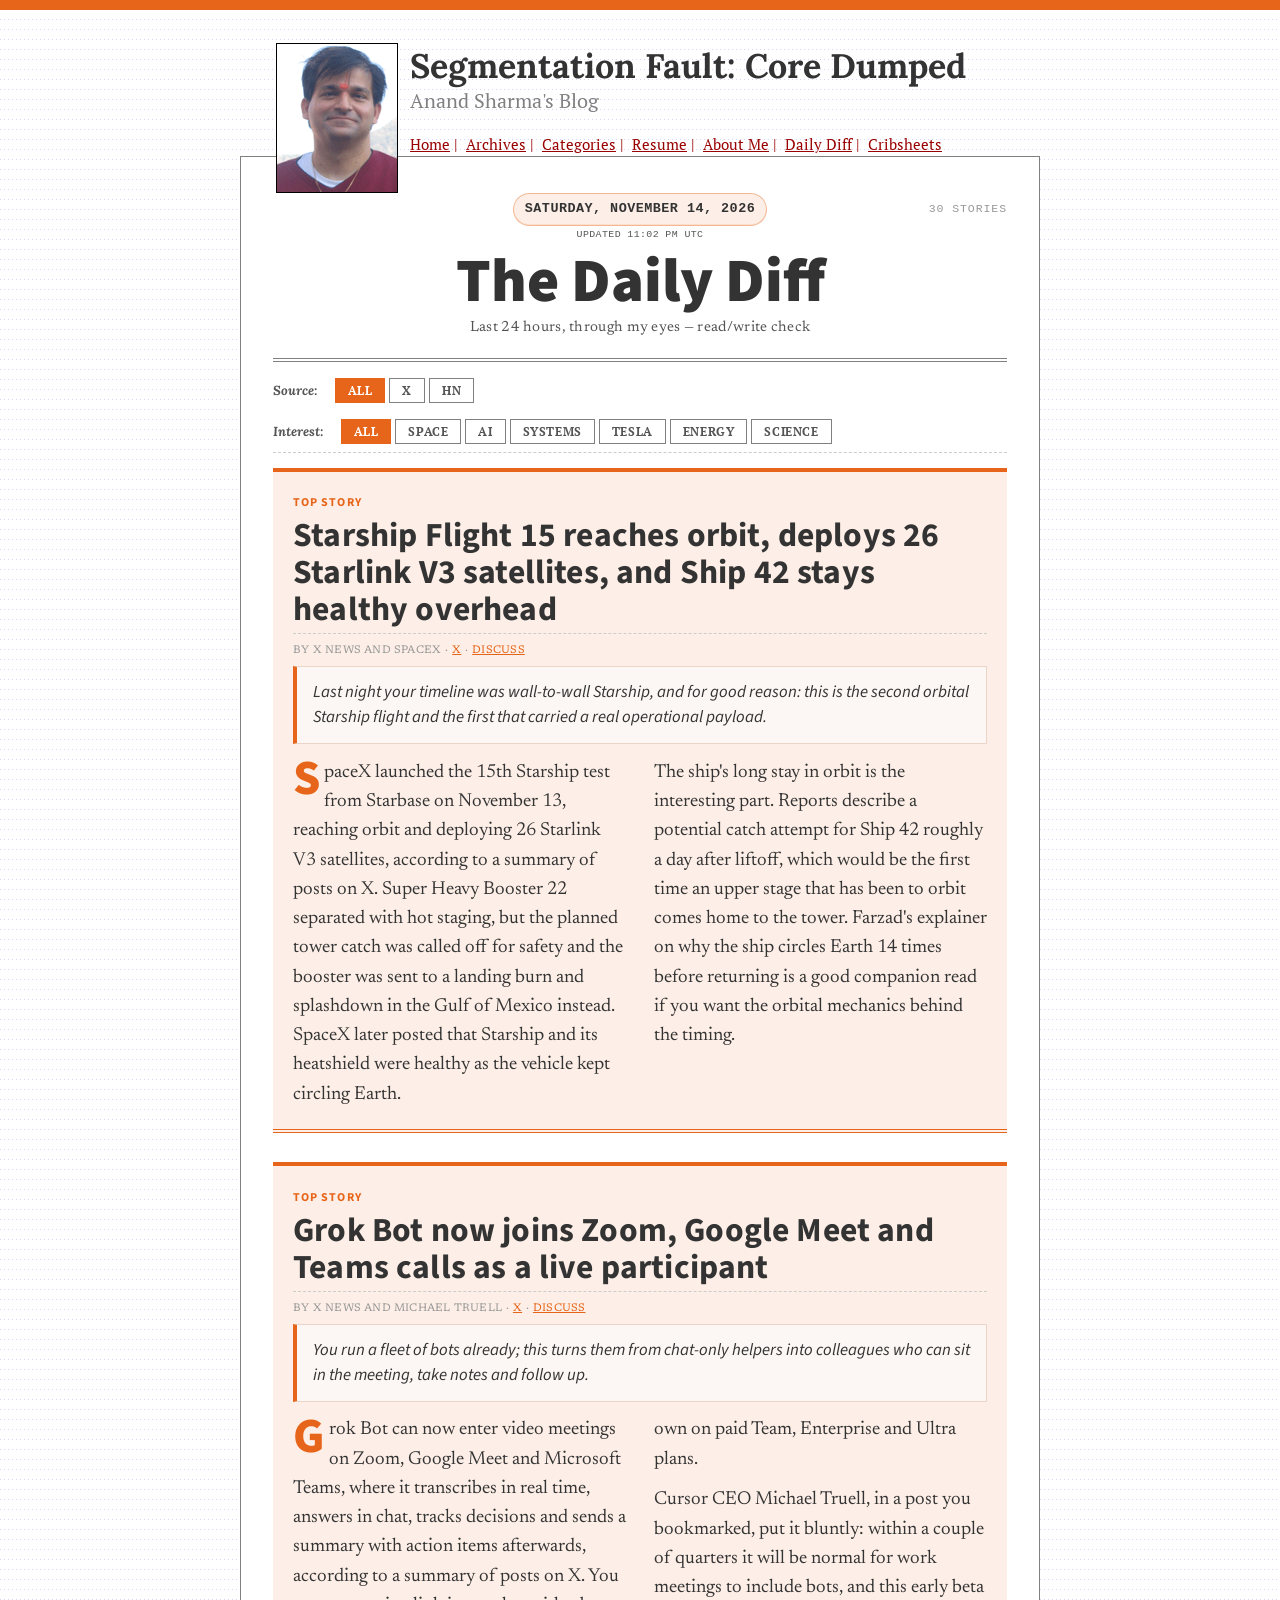
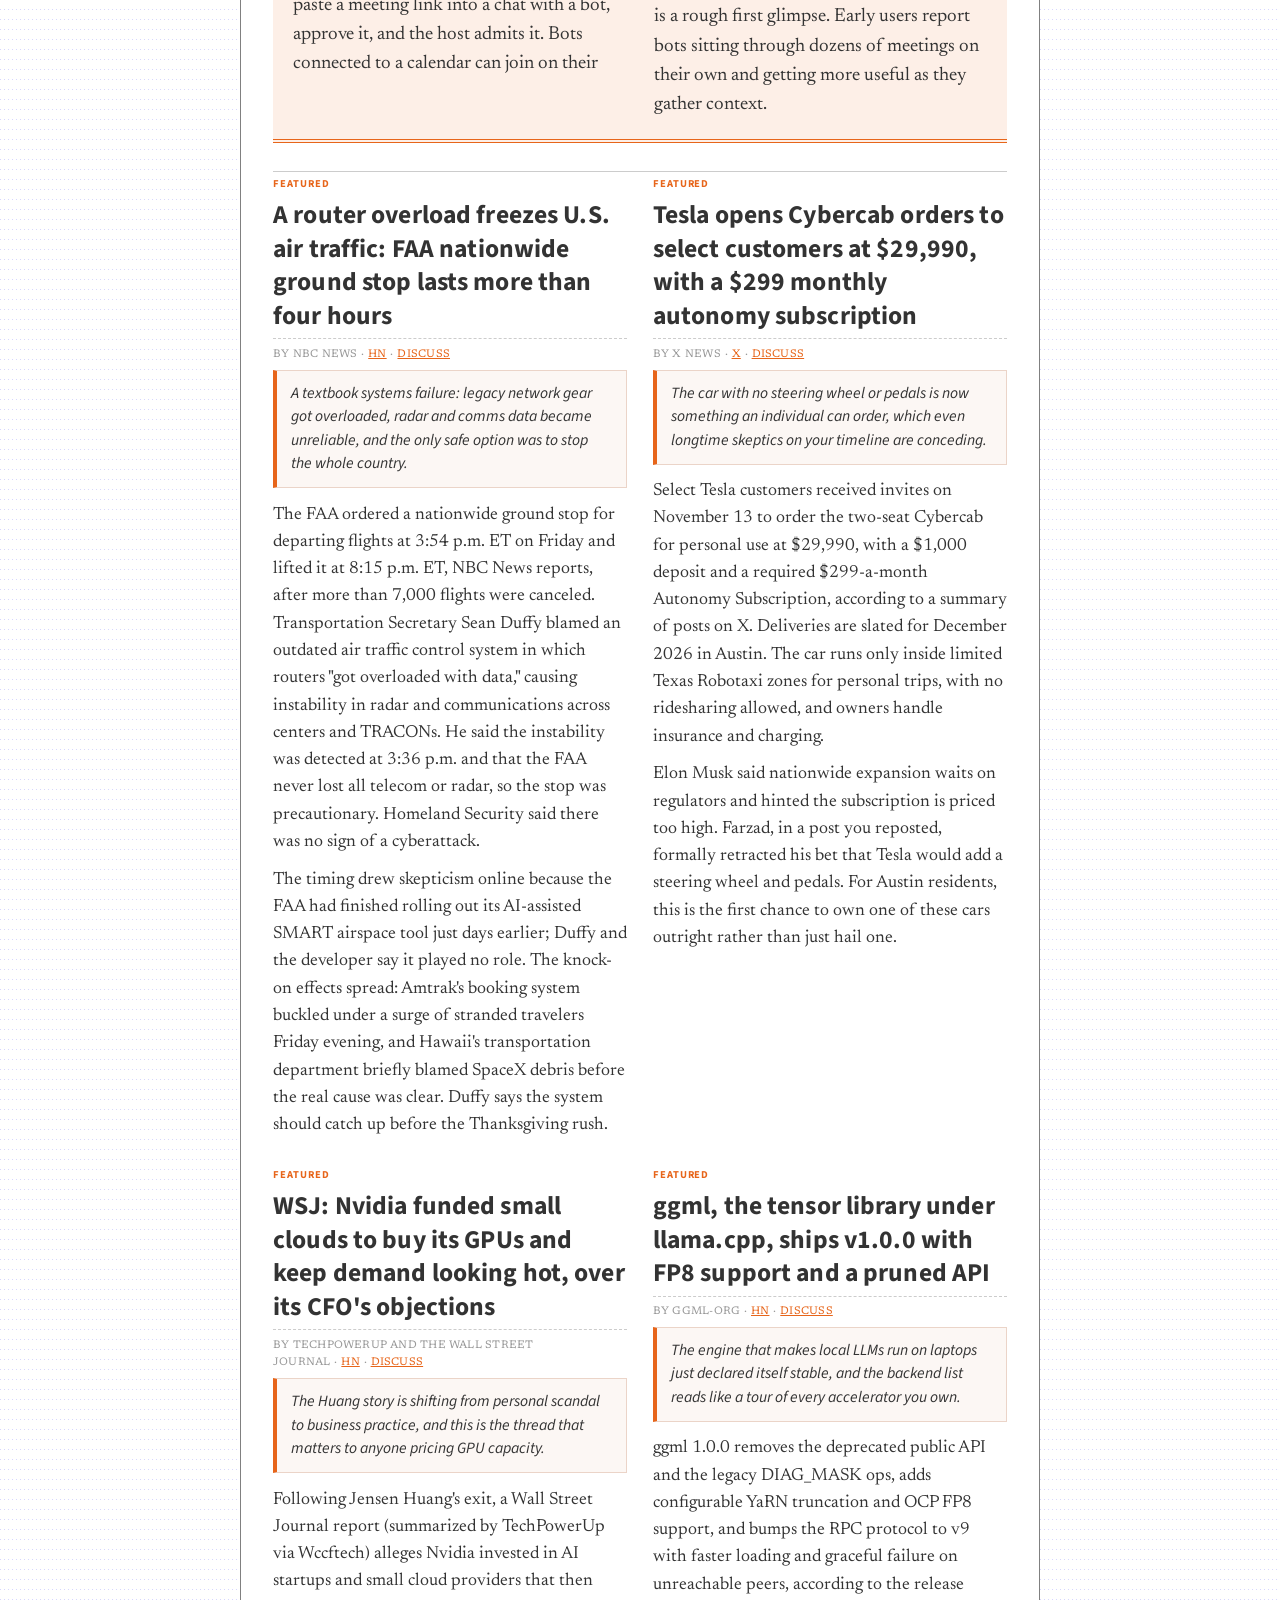
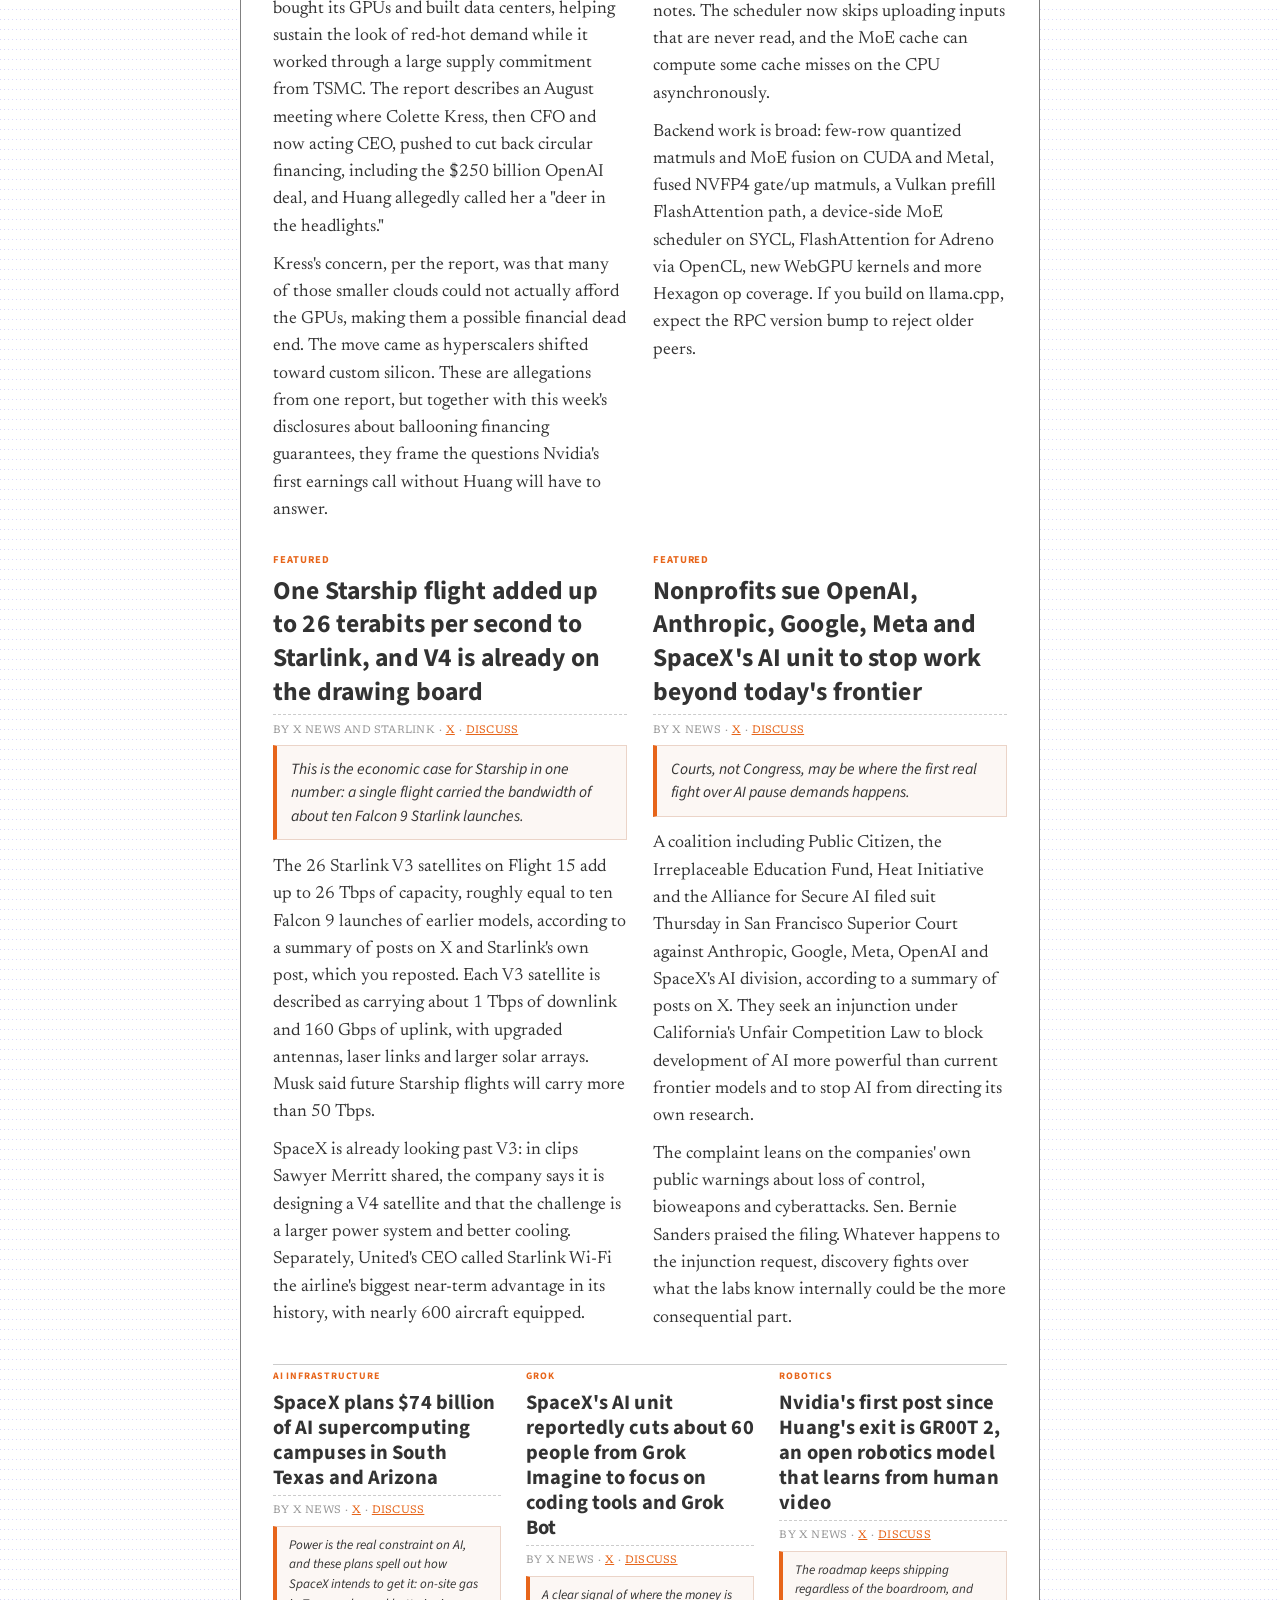
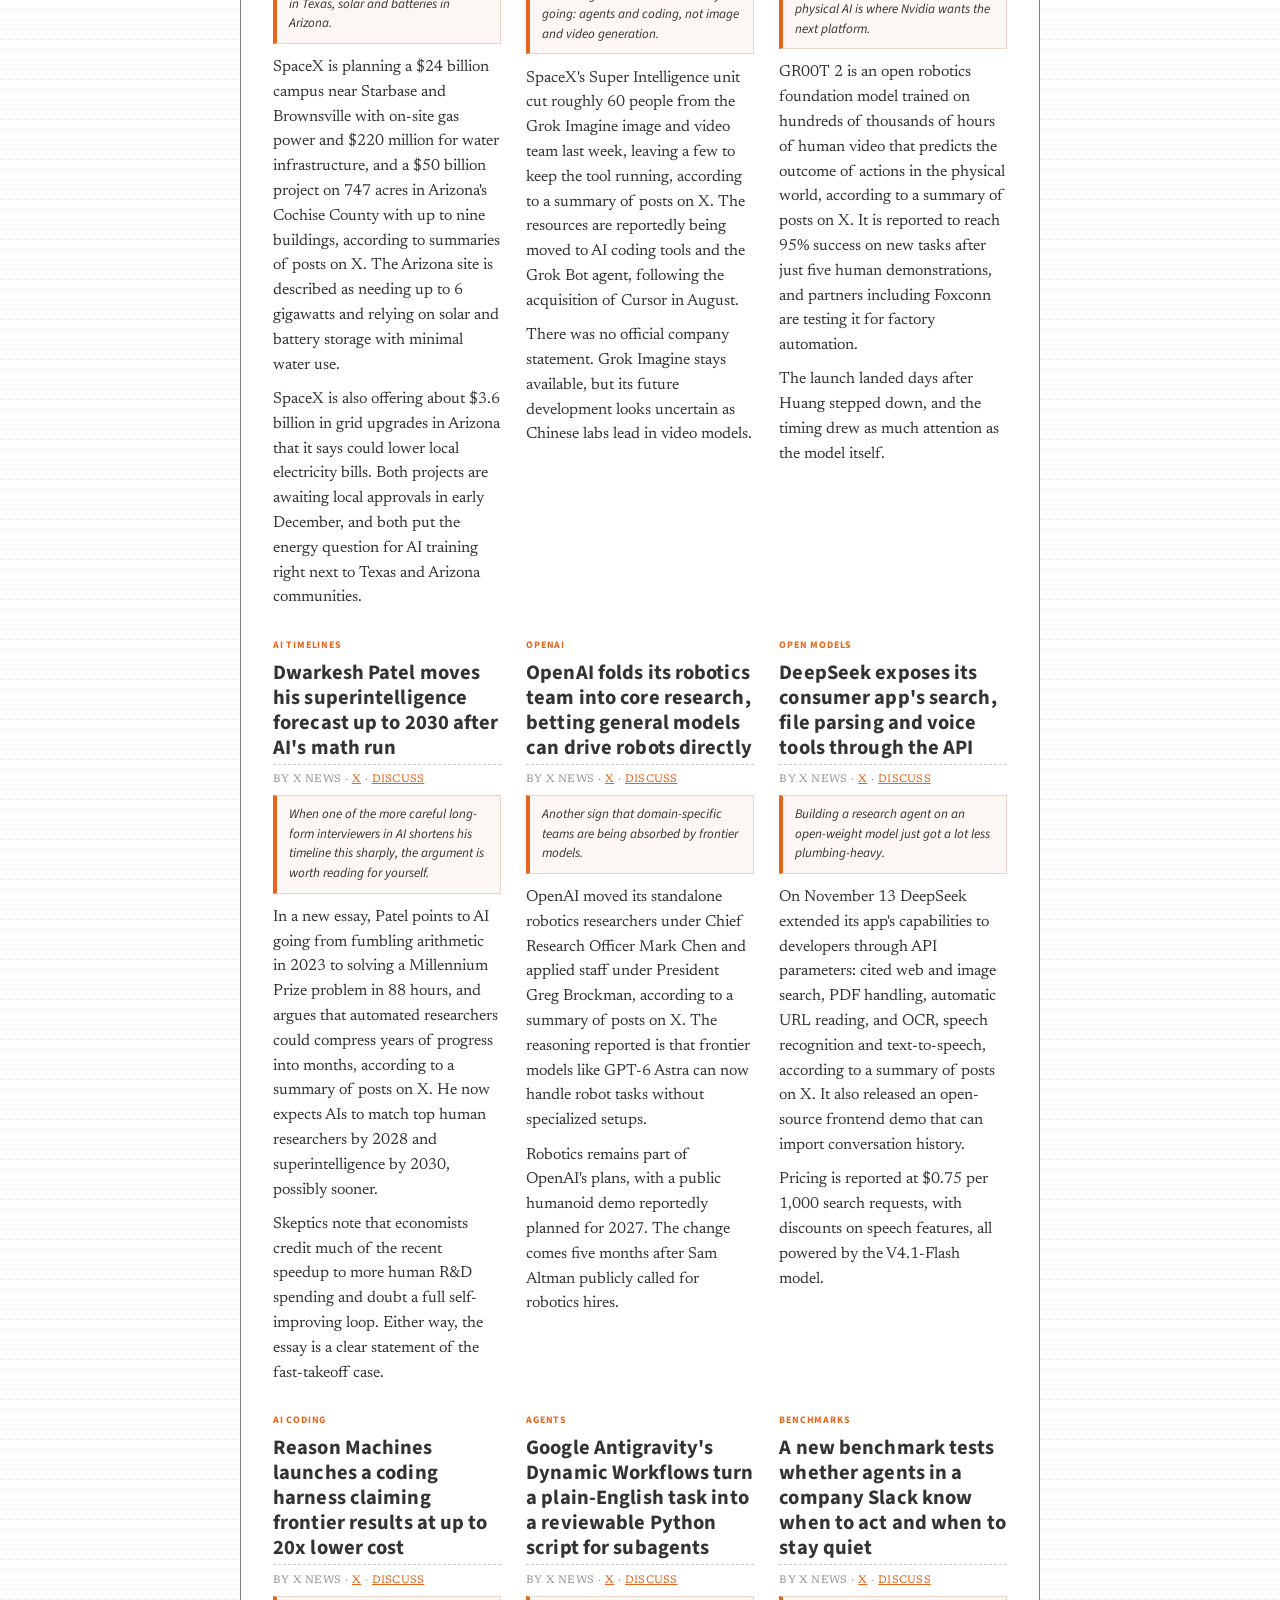
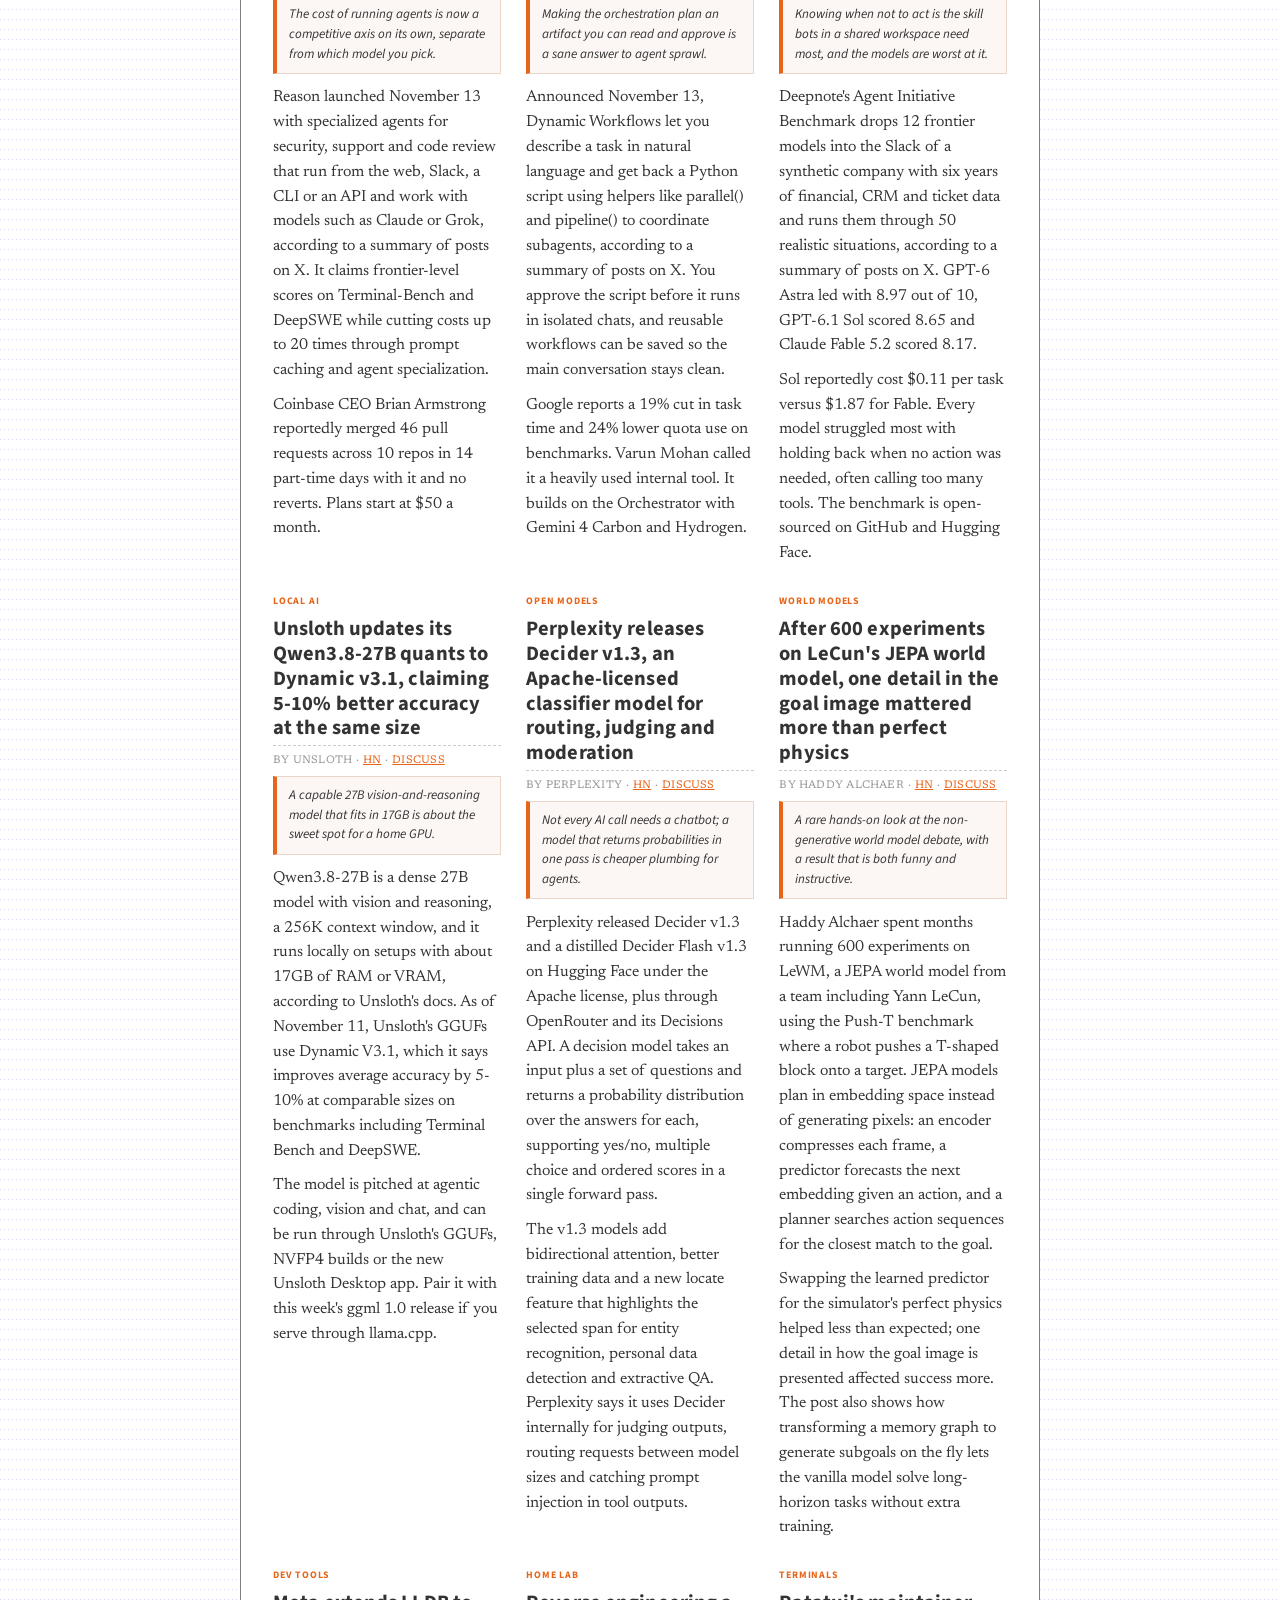
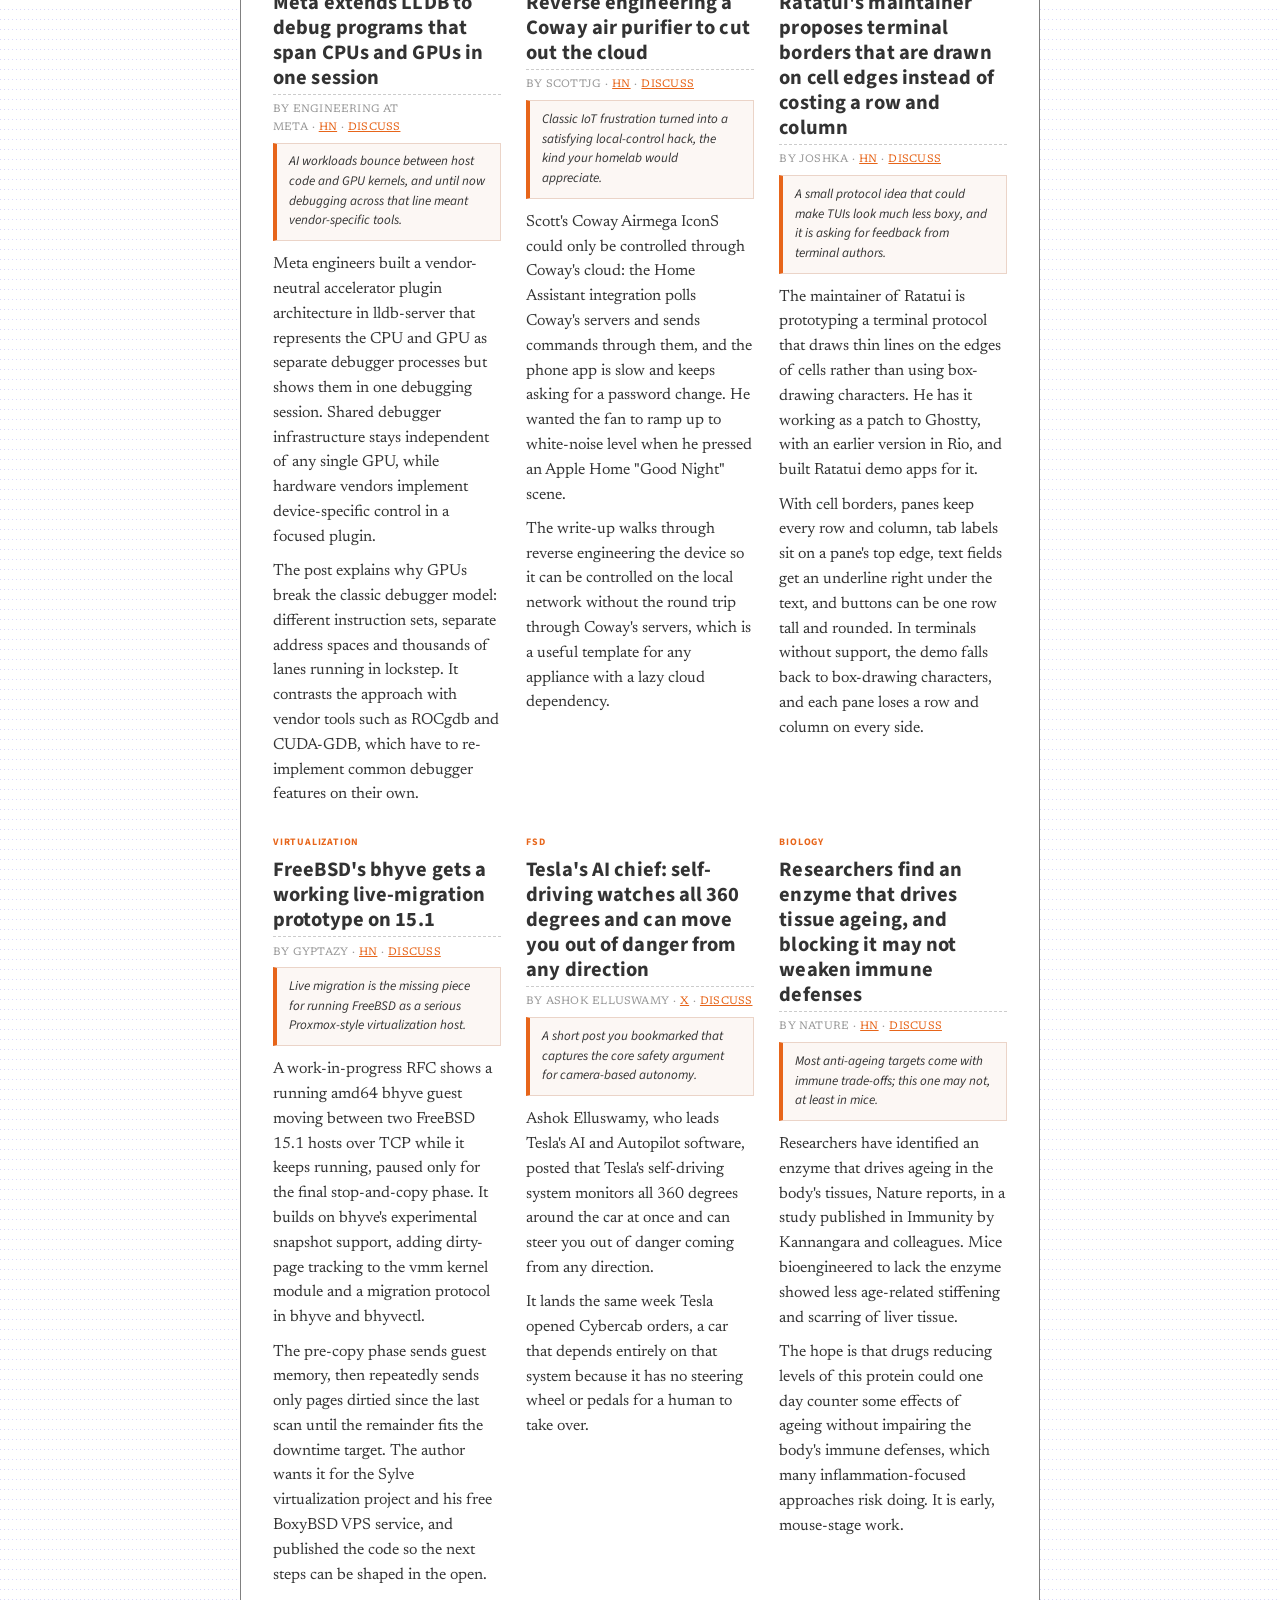
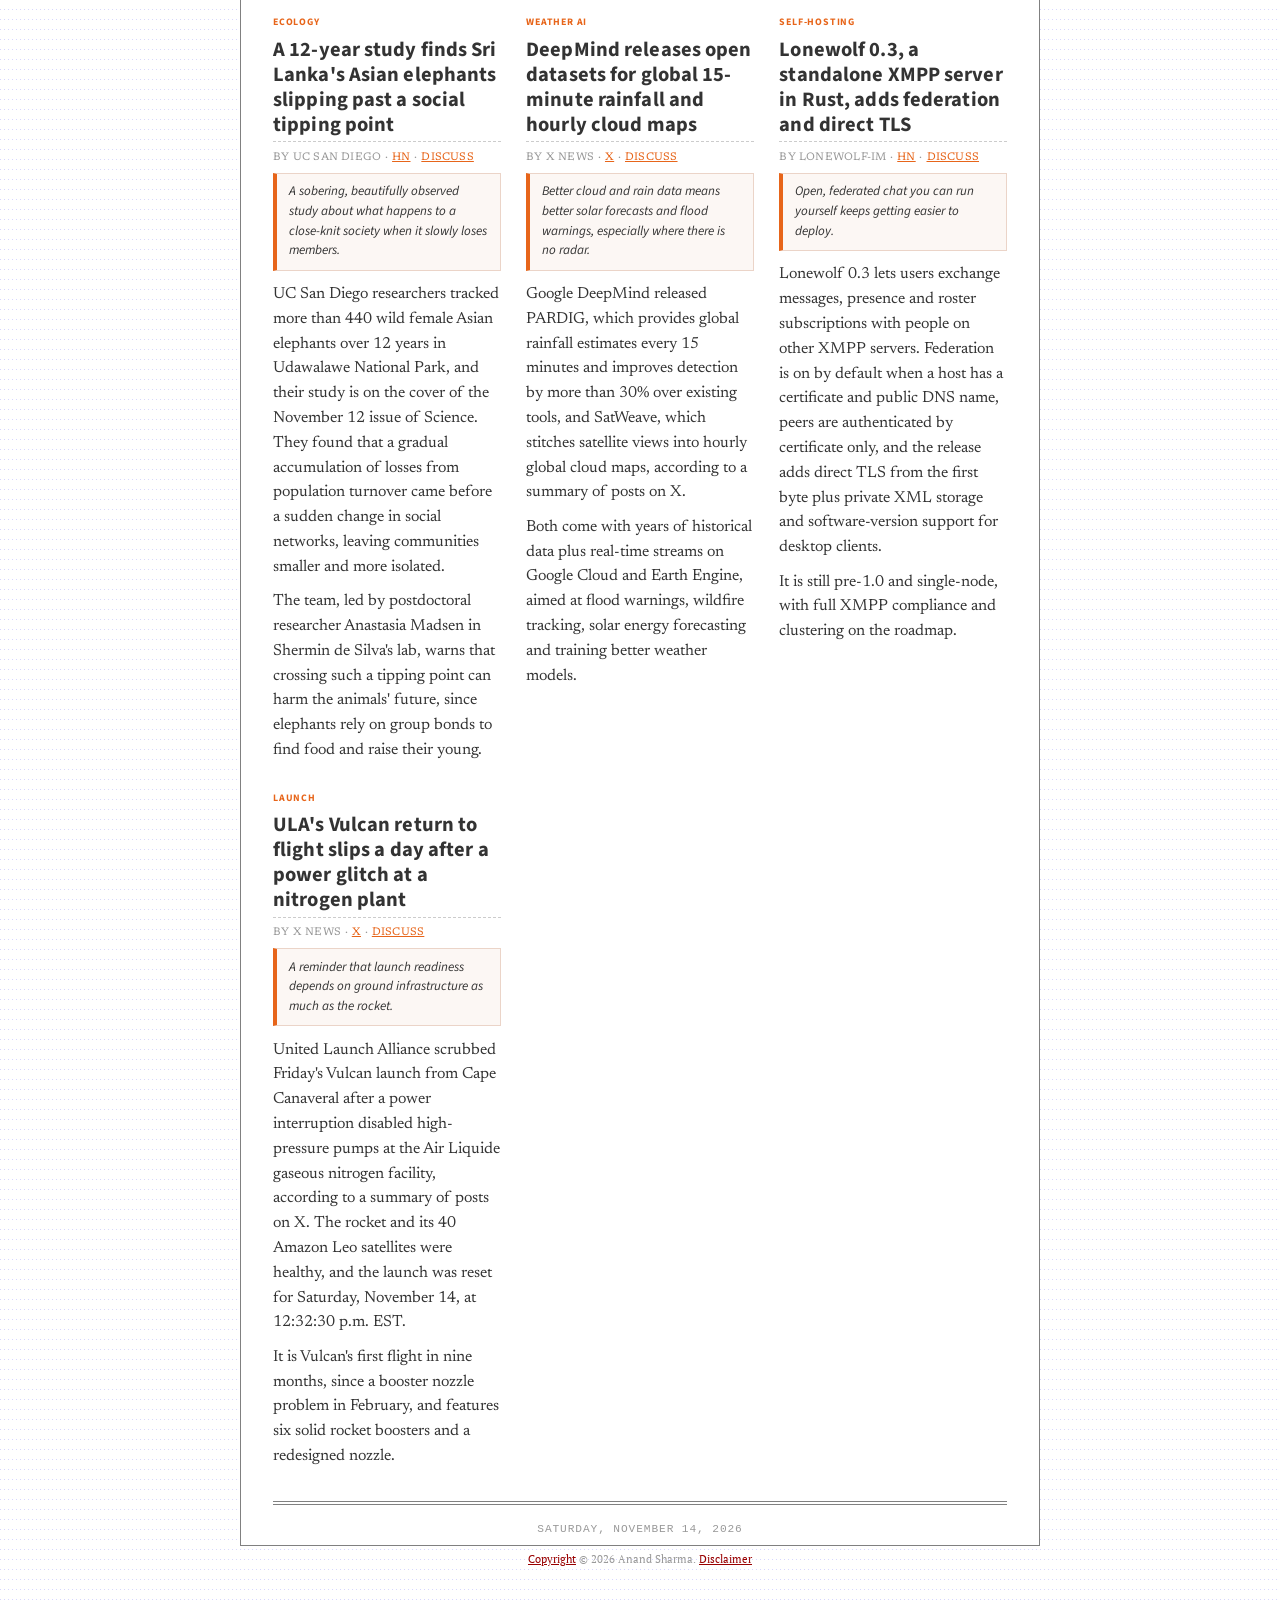
<file: index.html>
<!DOCTYPE html>
<html lang="en">
<head>
  <meta charset="utf-8">
  <meta name="viewport" content="width=device-width, initial-scale=1">
  <title>The Daily Diff | Anand Sharma</title>
  <meta name="description" content="The Daily Diff by Anand Sharma: a daily newspaper of social posts, threads, and signals worth paying attention to.">
        <link rel="canonical" href="https://dailydiff.indrayam.com/">
        <meta property="og:type" content="website">
        <meta property="og:title" content="The Daily Diff | Anand Sharma">
        <meta property="og:description" content="The Daily Diff by Anand Sharma: a daily newspaper of social posts, threads, and signals worth paying attention to.">
        <meta property="og:url" content="https://dailydiff.indrayam.com/">
        <meta property="og:site_name" content="The Daily Diff">
        <meta property="og:image" content="https://dailydiff.indrayam.com/images/og-daily-diff.png">
        <meta property="og:image:alt" content="The Daily Diff | Anand Sharma">
        <meta name="twitter:card" content="summary_large_image">
        <meta name="twitter:title" content="The Daily Diff | Anand Sharma">
        <meta name="twitter:description" content="The Daily Diff by Anand Sharma: a daily newspaper of social posts, threads, and signals worth paying attention to.">
        <meta name="twitter:image" content="https://dailydiff.indrayam.com/images/og-daily-diff.png">
  <link rel="icon" href="./favicon.ico" sizes="any">
  <link rel="apple-touch-icon" href="./apple-touch-icon.png">
  <meta name="theme-color" content="#e7651a">
  <link rel="stylesheet" href="./styles.css">
</head>
<body>
  <div class="page-container">
    <header class="site-header">
      <div class="site-header-portrait">
        <img src="./images/me.gif" width="120" height="148" alt="Portrait of Anand Sharma" loading="eager" decoding="async">
      </div>
      <h1 class="site-header-title">Segmentation Fault: Core Dumped</h1>
      <h3 class="site-header-tagline">Anand Sharma's Blog</h3>
      <nav class="site-header-nav topnav-menu" aria-label="Site navigation"><input id="topnav-toggle" class="topnav-toggle-input" type="checkbox"><label class="topnav-toggle" for="topnav-toggle">Menu</label><div class="topnav-links">
        <a href="https://indrayam.com/index.html">Home</a><span class="topnav-separator" aria-hidden="true"> | </span>
<a href="https://indrayam.com/archives/index.html">Archives</a><span class="topnav-separator" aria-hidden="true"> | </span>
<a href="https://indrayam.com/archives/categories.html">Categories</a><span class="topnav-separator" aria-hidden="true"> | </span>
<a href="https://resume.indrayam.com">Resume</a><span class="topnav-separator" aria-hidden="true"> | </span>
<a href="https://indrayam.com/aboutme.html">About Me</a><span class="topnav-separator" aria-hidden="true"> | </span>
<a href="https://dailydiff.indrayam.com/">Daily Diff</a><span class="topnav-separator" aria-hidden="true"> | </span>
<a href="https://cribsheets.indrayam.com/">Cribsheets</a>
      </div></nav>
    </header>

    <main id="newspaper-sheet" class="newspaper-sheet">
      <header class="masthead">
        <div class="masthead-eyebrow">
          <span class="masthead-eyebrow-left"></span>
          <div class="masthead-date-group">
            <div class="masthead-date-wrap">
              <time id="masthead-date" class="masthead-eyebrow-center" datetime="">Loading edition…</time>
            </div>
            <time id="masthead-updated" class="masthead-date-updated" datetime=""></time>
          </div>
          <div class="masthead-eyebrow-right">
            <span id="masthead-story-count">Loading stories…</span>
          </div>
        </div>

        <div class="masthead-brand">
          <div class="masthead-brand-copy">
            <p class="masthead-name">The Daily Diff</p>
            <p class="masthead-tagline">Last 24 hours, through my eyes — read/write check</p>
          </div>
        </div>

        <hr class="masthead-rule-thick">

        <div class="filter-bar">
          <div class="filter-group source-filter" id="source-filter-container">
            <span class="filter-label">Source</span>
            <button class="filter-mobile-trigger" type="button" aria-haspopup="listbox" aria-expanded="false" id="source-filter-trigger">
              <span class="filter-trigger-text" id="source-filter-text">All</span>
              <svg class="filter-chevron-icon" xmlns="http://www.w3.org/2000/svg" width="10" height="10" viewBox="0 0 24 24" fill="none" stroke="currentColor" stroke-width="2.5" stroke-linecap="round" stroke-linejoin="round" aria-hidden="true"><path d="m6 9 6 6 6-6"></path></svg>
            </button>
            <div class="filter-options" id="source-filter-options"></div>
          </div>
          <div class="filter-group interest-filter" id="interest-filter-container">
            <span class="filter-label">Interest</span>
            <button class="filter-mobile-trigger" type="button" aria-haspopup="listbox" aria-expanded="false" id="interest-filter-trigger">
              <span class="filter-trigger-text" id="interest-filter-text">All</span>
              <svg class="filter-chevron-icon" xmlns="http://www.w3.org/2000/svg" width="10" height="10" viewBox="0 0 24 24" fill="none" stroke="currentColor" stroke-width="2.5" stroke-linecap="round" stroke-linejoin="round" aria-hidden="true"><path d="m6 9 6 6 6-6"></path></svg>
            </button>
            <div class="filter-options" id="interest-filter-options"></div>
          </div>
        </div>
      </header>

      <div class="no-stories-message" id="no-stories-message" role="status" aria-live="polite" aria-atomic="true">
        <p id="no-stories-copy">No stories match the selected filters in today's edition.</p>
        <button id="retry-edition" class="retry-edition" type="button" hidden>Try again</button>
      </div>

      <p id="edition-status" class="sr-only" role="status" aria-live="polite" aria-atomic="true"></p>

      <section id="stories" class="newspaper-columns"></section>

      <footer class="edition-colophon">
        <div id="edition-colophon-date">Loading edition…</div>
      </footer>
    </main>

    <div class="copyright">
      <a href="http://creativecommons.org/licenses/by-nd-nc/1.0/">Copyright</a> &copy; 2026 Anand Sharma. <a href="https://indrayam.com/disclaimer.html">Disclaimer</a>
    </div>
  </div>

  <script src="./app.js"></script>
</body>
</html>
</file>
<file: styles.css>
@import url("https://fonts.googleapis.com/css2?family=Lora:ital,wght@0,400;0,500;0,600;0,700;0,800;0,900;1,400;1,500;1,600;1,700&family=Newsreader:opsz,wght@6..72,400;6..72,500;6..72,600;6..72,700;6..72,800;6..72,900&family=PT+Serif:ital,wght@0,400;0,700;1,400;1,700&family=Source+Sans+Pro:wght@400;600;700;900&display=swap");

:root {
  --bg-page: #ffffff;
  --bg-page-image: url("./images/blue-dash.gif");
  --bg-sheet: #ffffff;
  --bg-well: #ffffff;
  --bg-quote: #fcf7f4;
  --ink: #333333;
  --ink-soft: #555555;
  --ink-faint: #999999;
  --rule: #808080;
  --rule-subtle: #cccccc;
  --accent: #e7651a;
  --accent-soft: rgba(231, 101, 26, 0.1);
  --link: #990000;
  --quote-border: #ebd4c8;
  --shadow-sheet: none;
  --font-display: "Lora", Georgia, "Times New Roman", serif;
  --font-body: "PT Serif", Georgia, "Times New Roman", serif;
  --font-mono: Courier, "Courier New", monospace;
  --sheet-pad: clamp(1rem, 2.5vw, 2.25rem);
  --bg-selection: rgba(231, 101, 26, 0.18);
}

*,
*::before,
*::after {
  box-sizing: border-box;
}

::selection {
  background-color: var(--bg-selection);
  color: inherit;
}

html {
  scroll-behavior: smooth;
  -webkit-font-smoothing: antialiased;
  -moz-osx-font-smoothing: grayscale;
  overflow-x: hidden;
  max-width: 100vw;
}

body {
  margin: 0 0 5px;
  background-color: var(--bg-page);
  background-image: var(--bg-page-image);
  background-repeat: repeat;
  border-top: 10px solid var(--accent);
  color: var(--ink);
  font-family: var(--font-body);
  line-height: 1.6;
  overflow-x: hidden;
  max-width: 100%;
}

a {
  color: var(--link);
  text-decoration: underline;
  text-underline-offset: 0.12em;
}

.page-container {
  width: auto;
  max-width: none;
  margin: 0;
  padding: 0 0 4rem;
}

/* Emma chrome sits on the dash field; the newspaper is the .post panel.
   Shared site chrome and content use the same 760px desktop cap. The
   newspaper may expand on genuinely wide screens for its three-column layout. */
.site-header {
  position: relative;
  z-index: 2;
  width: auto;
  color: var(--ink);
  padding-top: 1px;
  margin-top: 24pt;
  margin-bottom: 10pt;
  overflow: visible;
  font-size: 17px;
  line-height: normal;
  -webkit-font-smoothing: auto;
  -moz-osx-font-smoothing: auto;
}

.site-header-portrait {
  float: left;
  padding-right: 12px;
  margin-left: 12pt;
}

.site-header-portrait img {
  display: block;
  box-sizing: content-box;
  width: 120px;
  height: 148px;
  border: 1px solid #000000;
}

.site-header-title {
  font-family: var(--font-display);
  font-weight: 900;
  font-size: 2em;
  line-height: normal;
  color: var(--ink);
  margin: 0;
  padding-top: 1pt;
}

.site-header-tagline {
  font-family: var(--font-body);
  font-weight: 400;
  font-size: 1.17em;
  color: var(--rule);
  line-height: normal;
  margin: 0 0 1em;
  padding-top: 0;
}

.site-header-nav {
  font-family: var(--font-body);
  font-size: 90%;
  color: var(--link);
  line-height: normal;
  margin: 0 0 1em;
}

.site-header-nav a {
  color: var(--link);
  text-decoration: underline;
  text-underline-offset: auto;
}

.topnav-menu > .topnav-toggle {
  display: none;
}

.topnav-menu > .topnav-toggle-input {
  display: none;
  position: absolute;
  width: 1px;
  height: 1px;
  margin: -1px;
  padding: 0;
  overflow: hidden;
  clip: rect(0 0 0 0);
  clip-path: inset(50%);
  white-space: nowrap;
  border: 0;
}

.topnav-menu > .topnav-links {
  display: block;
}

.topnav-menu .topnav-separator {
  white-space: pre;
}

.site-header-nav,
.story-headline,
.story-byline,
.story-deck {
  overflow-wrap: anywhere;
}

/* Portrait hangs over the newspaper’s top hairline — that line is the sheet border. */
.newspaper-sheet {
  position: relative;
  z-index: 1;
  width: auto;
  --font-display: "Source Sans Pro", Arial, sans-serif;
  --font-body: "Newsreader", Georgia, "Times New Roman", serif;
  font-family: var(--font-body);
  background: var(--bg-sheet);
  border: 1px solid var(--rule);
  box-shadow: var(--shadow-sheet);
  padding: var(--sheet-pad);
  padding-bottom: 0.4rem;
  margin-top: -10pt;
  overflow: visible;
}

.newspaper-sheet .masthead {
  clear: both;
}

.error-page {
  max-width: 760px;
  margin-top: 24pt;
  margin-bottom: 10pt;
}

.error-page > h2 {
  font-family: var(--font-display);
  font-size: 1.5rem;
  font-weight: 700;
  line-height: normal;
  margin: 0 0 1rem;
  padding: 0 0 0.35rem;
  border-bottom: 1px dashed var(--rule-subtle);
}

.error-page-hero {
  clear: both;
  margin: 0 auto 1.75rem;
  text-align: center;
}

.error-page-hero img {
  display: block;
  width: 80%;
  max-width: 100%;
  height: auto;
  margin: 0 auto;
}

.error-page-caption {
  width: 80%;
  margin: 0.25rem auto 0;
  color: var(--ink-faint);
  font-size: 0.6rem;
  line-height: 1.3;
}

.error-page-copy {
  font-family: var(--font-body);
}

.error-page .error-code {
  box-sizing: border-box;
  max-width: 100%;
  margin: 1.4rem 0;
  padding: 1rem 1.15rem;
  overflow-x: auto;
  color: var(--ink);
  background: var(--bg-quote);
  border: 1px solid var(--quote-border);
  border-left: 4px solid var(--accent);
  border-radius: 6px;
  font: 0.9rem/1.55 var(--font-mono);
  white-space: pre;
}

.error-page .error-code code {
  font: inherit;
}

.copyright {
  clear: both;
  font-family: var(--font-body);
  font-size: 11px;
  margin-top: 5px;
  text-align: center;
  color: var(--ink-faint);
}

.copyright a {
  color: var(--link);
  text-decoration: underline;
  text-underline-offset: 0.12em;
}

.masthead {
  position: relative;
  text-align: center;
  padding-bottom: 0.45rem;
}

.masthead-eyebrow {
  display: grid;
  grid-template-columns: 1fr auto 1fr;
  align-items: baseline;
  gap: 0.75rem;
  font-family: var(--font-mono);
  font-size: 0.72rem;
  letter-spacing: 0.08em;
  text-transform: uppercase;
  color: var(--ink-faint);
  padding-bottom: 0.35rem;
}

.masthead-eyebrow-left {
  text-align: left;
}

.masthead-eyebrow-center {
  text-align: center;
  font-size: 0.84rem;
  font-style: normal;
  color: var(--ink);
  letter-spacing: 0.035em;
  font-weight: 700;
}

.masthead-date-group {
  display: inline-flex;
  flex-direction: column;
  align-items: center;
  justify-content: center;
  gap: 0.1rem;
  min-width: 0;
}

.masthead-date-wrap {
  display: inline-flex;
  align-items: center;
  justify-content: center;
  min-width: 0;
  padding: 0.28rem 0.7rem 0.3rem;
  border: 1px solid rgba(231, 101, 26, 0.4);
  border-radius: 999px;
  background: var(--accent-soft);
  box-shadow: inset 0 -1px 0 rgba(231, 101, 26, 0.12);
}

.masthead-date-updated {
  font-family: var(--font-mono);
  font-size: 0.62rem;
  text-transform: uppercase;
  color: var(--ink-soft);
  letter-spacing: 0.04em;
  text-align: center;
}

.masthead-eyebrow-right {
  display: inline-flex;
  align-items: center;
  justify-content: flex-end;
  gap: 0.75rem;
  text-align: right;
  justify-self: end;
}

.masthead-brand {
  display: block;
  margin: 0.15rem 0 0.15rem;
}

.masthead-brand-copy {
  text-align: center;
}

.masthead-name {
  font-family: var(--font-display);
  font-weight: 900;
  font-size: clamp(2.5rem, 5vw, 3.85rem);
  letter-spacing: 0;
  margin: 0;
  line-height: 1.02;
  color: var(--ink);
}

.masthead-tagline {
  font-family: var(--font-body);
  font-size: 0.92rem;
  letter-spacing: 0.02em;
  color: var(--ink-soft);
  margin: 0.15rem 0 0;
}

.masthead-rule-thick {
  border: none;
  border-top: 4px double var(--rule);
  margin: 1.1rem 0 0.32rem;
}

.filter-bar {
  --font-display: "Lora", Georgia, "Times New Roman", serif;
  --font-body: "PT Serif", Georgia, "Times New Roman", serif;
  display: flex;
  justify-content: space-between;
  align-items: center;
  flex-wrap: wrap;
  gap: 1rem;
  border-bottom: 1px dashed var(--rule-subtle);
  padding: 0.5rem 0;
  margin-top: 0.5rem;
  margin-bottom: 0.5rem;
}

.filter-group {
  display: flex;
  align-items: center;
  gap: 0.5rem;
  font-family: var(--font-body);
  position: relative;
  min-width: 0;
}

.filter-options {
  display: flex;
  align-items: center;
  gap: 0.25rem;
  flex-wrap: wrap;
  min-width: 0;
}

.filter-mobile-trigger {
  display: none;
}

.source-filter,
.interest-filter {
  display: flex;
  align-items: center;
  gap: 0.5rem;
}

.filter-label {
  font-family: var(--font-display);
  font-size: 0.82rem;
  font-weight: 700;
  font-style: italic;
  color: var(--ink-soft);
  text-transform: none;
  letter-spacing: normal;
  margin-right: 0.6rem;
}

.filter-label::after {
  content: ":";
}

.filter-btn {
  background-color: var(--bg-sheet);
  border: 1px solid var(--rule);
  color: var(--ink-soft);
  font-family: var(--font-body);
  font-size: 0.75rem;
  font-weight: 700;
  text-transform: uppercase;
  letter-spacing: 0.05em;
  padding: 0.25rem 0.75rem;
  cursor: pointer;
  transition: color 0.2s ease, background-color 0.2s ease, border-color 0.2s ease;
  border-radius: 0;
}

.filter-btn:hover {
  color: var(--ink);
  background-color: var(--bg-well);
  border-color: var(--accent);
}

.filter-btn.active,
.filter-btn.active:hover,
.filter-btn.active:focus {
  color: var(--bg-sheet);
  background-color: var(--accent);
  border-color: var(--accent);
}

.no-stories-message {
  display: none;
  text-align: center;
  padding: 3rem 1rem;
  font-family: var(--font-body);
  font-style: italic;
  color: var(--ink-soft);
  border-bottom: 1px dashed var(--rule-subtle);
}

.no-stories-message p {
  margin: 0 auto 1rem;
  max-width: 34rem;
}

.no-stories-message[data-state="error"] {
  color: var(--link);
}

.retry-edition {
  min-height: 2.25rem;
  padding: 0.45rem 0.9rem;
  border: 1px solid var(--accent);
  border-radius: 0;
  background: var(--accent);
  color: var(--bg-sheet);
  font: 700 0.78rem var(--font-body);
  cursor: pointer;
}

.retry-edition:hover,
.retry-edition:focus-visible {
  background: var(--link);
  border-color: var(--link);
}

.retry-edition:disabled {
  cursor: wait;
  opacity: 0.7;
}

.sr-only {
  position: absolute;
  width: 1px;
  height: 1px;
  padding: 0;
  margin: -1px;
  overflow: hidden;
  clip: rect(0, 0, 0, 0);
  white-space: nowrap;
  border: 0;
}

.newspaper-columns {
  display: block;
}

.story-group {
  display: grid;
  align-items: start;
  gap: 1.6rem;
}

.top-stories {
  grid-template-columns: 1fr;
}

.featured-stories {
  grid-template-columns: repeat(2, minmax(0, 1fr));
  column-rule: 1px solid var(--rule-subtle);
  column-gap: 1.6rem;
  align-items: stretch;
  row-gap: 1.25rem;
}

.standard-stories {
  grid-template-columns: repeat(3, minmax(0, 1fr));
  column-rule: 1px solid var(--rule-subtle);
  column-gap: 1.6rem;
  align-items: stretch;
  row-gap: 1.25rem;
}

.story-group + .story-group {
  margin-top: 1.5rem;
  padding-top: 0.25rem;
  border-top: 1px solid var(--rule-subtle);
}

.story {
  margin: 0 0 1.1rem;
  padding-bottom: 1rem;
  border-bottom: 1px dashed var(--rule-subtle);
}

.story:last-child {
  border-bottom: none;
}

.featured-stories > .story,
.standard-stories > .story {
  margin-bottom: 0;
  padding-bottom: 0.5rem;
  border-bottom: none;
}

.story.is-lead {
  padding: 1.35rem 1.25rem 1.25rem;
  border-top: 4px solid var(--accent);
  border-bottom: 4px double var(--accent);
  margin-bottom: 0.25rem;
  background: var(--accent-soft);
}

.story-kicker {
  display: block;
  margin: 0 0 0.35rem;
  font-family: var(--font-display);
  font-size: 0.66rem;
  font-weight: 700;
  letter-spacing: 0.09em;
  text-transform: uppercase;
  color: var(--accent);
}

.story.is-lead .story-kicker {
  font-size: 0.75rem;
}

.story-headline {
  font-family: var(--font-display);
  font-weight: 700;
  font-size: 1.08rem;
  line-height: 1.32;
  letter-spacing: 0.005em;
  margin: 0 0 0.4rem;
  padding-bottom: 0.28rem;
  border-bottom: 1px dashed var(--rule-subtle);
}

.story-headline a {
  color: var(--ink);
  text-decoration: none;
  transition: color 0.15s ease;
}

.story-headline a:hover {
  color: var(--link);
  text-decoration: none;
}

.story.is-lead .story-headline {
  font-size: clamp(1.5rem, 3vw, 2.1rem);
  line-height: 1.1;
  margin: 0 0 0.5rem;
}

.story.is-feature .story-headline {
  font-size: clamp(1.2rem, 2.4vw, 1.6rem);
}

.story.is-standard .story-kicker {
  font-size: 0.62rem;
  letter-spacing: 0.08em;
}

.story.is-standard .story-headline {
  font-size: clamp(0.96rem, 1.92vw, 1.28rem);
  line-height: 1.22;
}

.story-byline {
  font-size: 0.68rem;
  letter-spacing: 0.02em;
  text-transform: uppercase;
  color: var(--ink-faint);
  margin-bottom: 0.4rem;
}

.story-source-sep {
  margin: 0 0.35em;
}

.story-source-link {
  color: var(--accent);
  text-decoration: underline;
  text-underline-offset: 0.12em;
  border-bottom: none;
}

.story-deck {
  font-family: var(--font-display);
  font-style: italic;
  color: var(--ink);
  font-size: 0.82rem;
  line-height: 1.5;
  margin: 0 0 0.7rem;
  background-color: var(--bg-quote);
  border: 1px solid var(--quote-border);
  border-left: 4px solid var(--accent);
  padding: 0.55rem 0.75rem;
}

.story.is-lead .story-deck {
  font-size: 1.05rem;
  margin: 0.15rem 0 0.85rem;
  padding: 0.8rem 1rem;
}

.story.is-feature .story-deck {
  font-size: 0.98rem;
  margin: 0.15rem 0 0.85rem;
  padding: 0.7rem 0.9rem;
}

.story-body {
  font-size: 0.92rem;
  line-height: 1.55;
}

.story.is-standard .story-body {
  font-size: 1rem;
}

.story.is-feature .story-body {
  font-size: 1.1rem;
}

.story.is-lead .story-body {
  font-size: 1.18rem;
  column-count: 2;
  column-gap: 1.75rem;
}

.story-body p {
  margin: 0 0 0.6em;
}

.story-body p:last-child {
  margin-bottom: 0;
}

.story.is-lead .story-body > p:first-child::first-letter {
  font-family: var(--font-display);
  font-weight: 800;
  text-transform: uppercase;
  float: left;
  font-size: 2.6em;
  line-height: 0.82;
  padding: 0.03em 0.08em 0 0;
  color: var(--accent);
}

.edition-colophon {
  text-align: center;
  margin-top: 1.5rem;
  padding-top: 1rem;
  border-top: 4px double var(--rule);
  font-family: var(--font-mono);
  font-size: 0.7rem;
  letter-spacing: 0.08em;
  text-transform: uppercase;
  color: var(--ink-faint);
}

.edition-colophon a {
  color: var(--link);
  text-decoration: underline;
  text-underline-offset: 0.15em;
}

[data-hidden="true"] {
  display: none !important;
}

/* Live blog width: 60% column on desktop, 10px insets on phones.
   Match the live blog header flow in https://indrayam.com/style.css. */
@media screen and (min-width: 900px) {
  .site-header {
    margin-left: auto;
    margin-right: auto;
    max-width: 760px;
  }

  .newspaper-sheet {
    margin-left: auto;
    margin-right: auto;
    max-width: 760px;
  }
}

@media screen and (min-width: 1280px) {
  .newspaper-sheet {
    max-width: calc(60% + 32px);
  }
}

@media screen and (max-width: 899px) {
  .site-header,
  .newspaper-sheet {
    margin-left: 10px;
    margin-right: 10px;
    max-width: none;
  }

  .site-header-portrait {
    margin-left: 0;
  }

  .site-header-portrait img {
    box-sizing: border-box;
    height: auto;
    max-width: 100%;
  }

  .site-header-nav {
    margin: 1em 0;
  }
}

@media (max-width: 1000px) {
  .standard-stories {
    grid-template-columns: repeat(2, minmax(0, 1fr));
  }
}

@media (max-width: 720px) {
  .story.is-lead .story-body {
    column-count: 1;
  }
}

@media (max-width: 899px) {
  .masthead-eyebrow {
    display: flex;
    flex-wrap: wrap;
    align-items: center;
    justify-content: center;
    gap: 0.35rem 0;
  }

  .masthead-eyebrow-left {
    display: none;
  }

  .masthead-date-group {
    order: 2;
    width: 100%;
    gap: 0.05rem;
  }

  .masthead-eyebrow-center {
    font-size: clamp(0.7rem, 1.6vw, 0.8rem);
    letter-spacing: 0.02em;
  }

  .masthead-date-updated {
    font-size: 0.55rem;
    letter-spacing: 0.03em;
  }

  .masthead-eyebrow-right {
    order: 1;
    width: 100%;
    justify-content: flex-end;
    text-align: right;
  }
}

@media (max-width: 640px) {
  .featured-stories,
  .standard-stories {
    grid-template-columns: 1fr;
  }
}

@media (max-width: 600px) {
  .site-header {
    font-size: 16px;
    margin-top: 16pt;
    text-align: left;
  }

  .site-header-nav {
    line-height: 1.7;
  }

  .newspaper-sheet {
    padding: 1.25rem 0.75rem 0.4rem;
  }

  .filter-bar {
    flex-direction: row;
    align-items: center;
    justify-content: space-between;
    flex-wrap: wrap;
    gap: 1rem 1.5rem;
  }

  .filter-group {
    flex: 1 1 calc(50% - 0.75rem);
  }

  .filter-label {
    font-size: 0.72rem;
  }

  .filter-mobile-trigger {
    display: flex;
    align-items: center;
    gap: 0.4rem;
    background: var(--bg-sheet);
    border: 1px solid var(--rule);
    color: var(--ink);
    font-family: var(--font-body);
    font-size: 0.72rem;
    font-weight: 700;
    text-transform: uppercase;
    letter-spacing: 0.05em;
    padding: 0.35rem 0.6rem;
    min-height: 2.25rem;
    max-width: 100%;
    cursor: pointer;
    border-radius: 0;
  }

  .filter-options {
    display: none;
    position: absolute;
    top: 100%;
    left: 0;
    z-index: 100;
    margin-top: 0.35rem;
    background-color: var(--bg-sheet);
    border: 1px solid var(--rule);
    border-radius: 0;
    box-shadow: 0 4px 12px rgba(0, 0, 0, 0.15);
    padding: 0.25rem;
    min-width: 130px;
    flex-direction: column;
    align-items: stretch;
    gap: 0.15rem;
    max-width: calc(100vw - 3rem);
    max-height: 50vh;
    overflow-y: auto;
  }

  .interest-filter .filter-options {
    left: auto;
    right: 0;
  }

  .filter-group.open .filter-options {
    display: flex;
  }

  .filter-options .filter-btn {
    text-align: left;
    padding: 0.45rem 0.75rem;
    font-size: 0.72rem;
    width: 100%;
    border: none;
    background: transparent;
  }

  .filter-options .filter-btn.active,
  .filter-options .filter-btn.active:hover,
  .filter-options .filter-btn.active:focus {
    background-color: var(--accent);
    color: var(--bg-sheet);
  }
}

@media (max-width: 480px) {
  .topnav-menu > .topnav-toggle-input {
    display: block;
  }

  .topnav-menu > .topnav-toggle {
    display: flex;
    align-items: center;
    justify-content: space-between;
    gap: 0.5rem;
    min-height: 2.25rem;
    padding: 0.35rem 0.6rem;
    border: 1px solid var(--rule);
    background: var(--bg-sheet);
    color: var(--link);
    font: inherit;
    font-size: 90%;
    font-weight: 700;
    cursor: pointer;
  }

  .topnav-menu > .topnav-toggle::after {
    content: "+";
    font-size: 1.25em;
    line-height: 1;
  }

  .topnav-menu > .topnav-toggle-input:checked + .topnav-toggle::after {
    content: "−";
  }

  .topnav-menu > .topnav-toggle-input:focus-visible + .topnav-toggle {
    outline: 2px solid var(--accent);
    outline-offset: 2px;
  }

  .topnav-menu > .topnav-links {
    display: none;
    padding: 0.25rem 0.6rem;
    border: 1px solid var(--rule);
    border-top: 0;
    background: var(--bg-sheet);
  }

  .topnav-menu > .topnav-toggle-input:checked ~ .topnav-links {
    display: flex;
    flex-direction: column;
    align-items: flex-start;
  }

  .topnav-menu .topnav-links a {
    display: block;
    padding: 0.3rem 0;
  }

  .topnav-menu .topnav-separator {
    display: none;
  }

  .masthead-date-wrap {
    padding: 0;
    border: 0;
    border-radius: 0;
    background: transparent;
    box-shadow: none;
  }
}

@media print {
  @page {
    size: A4 landscape;
    margin: 0;
  }

  * {
    print-color-adjust: exact !important;
  }

  html,
  body {
    background: var(--bg-sheet) !important;
    background-image: none !important;
    border-top: none !important;
  }

  .filter-bar,
  .no-stories-message {
    display: none !important;
  }

  .site-header {
    margin-bottom: 0.5rem;
  }

  .newspaper-sheet {
    box-shadow: none !important;
    border: none !important;
    margin-top: 0;
  }

  .standard-stories {
    grid-template-columns: repeat(3, minmax(0, 1fr)) !important;
  }

  .featured-stories {
    grid-template-columns: repeat(2, minmax(0, 1fr)) !important;
  }

  .story.is-lead .story-body {
    column-count: 2 !important;
  }
}
</file>
